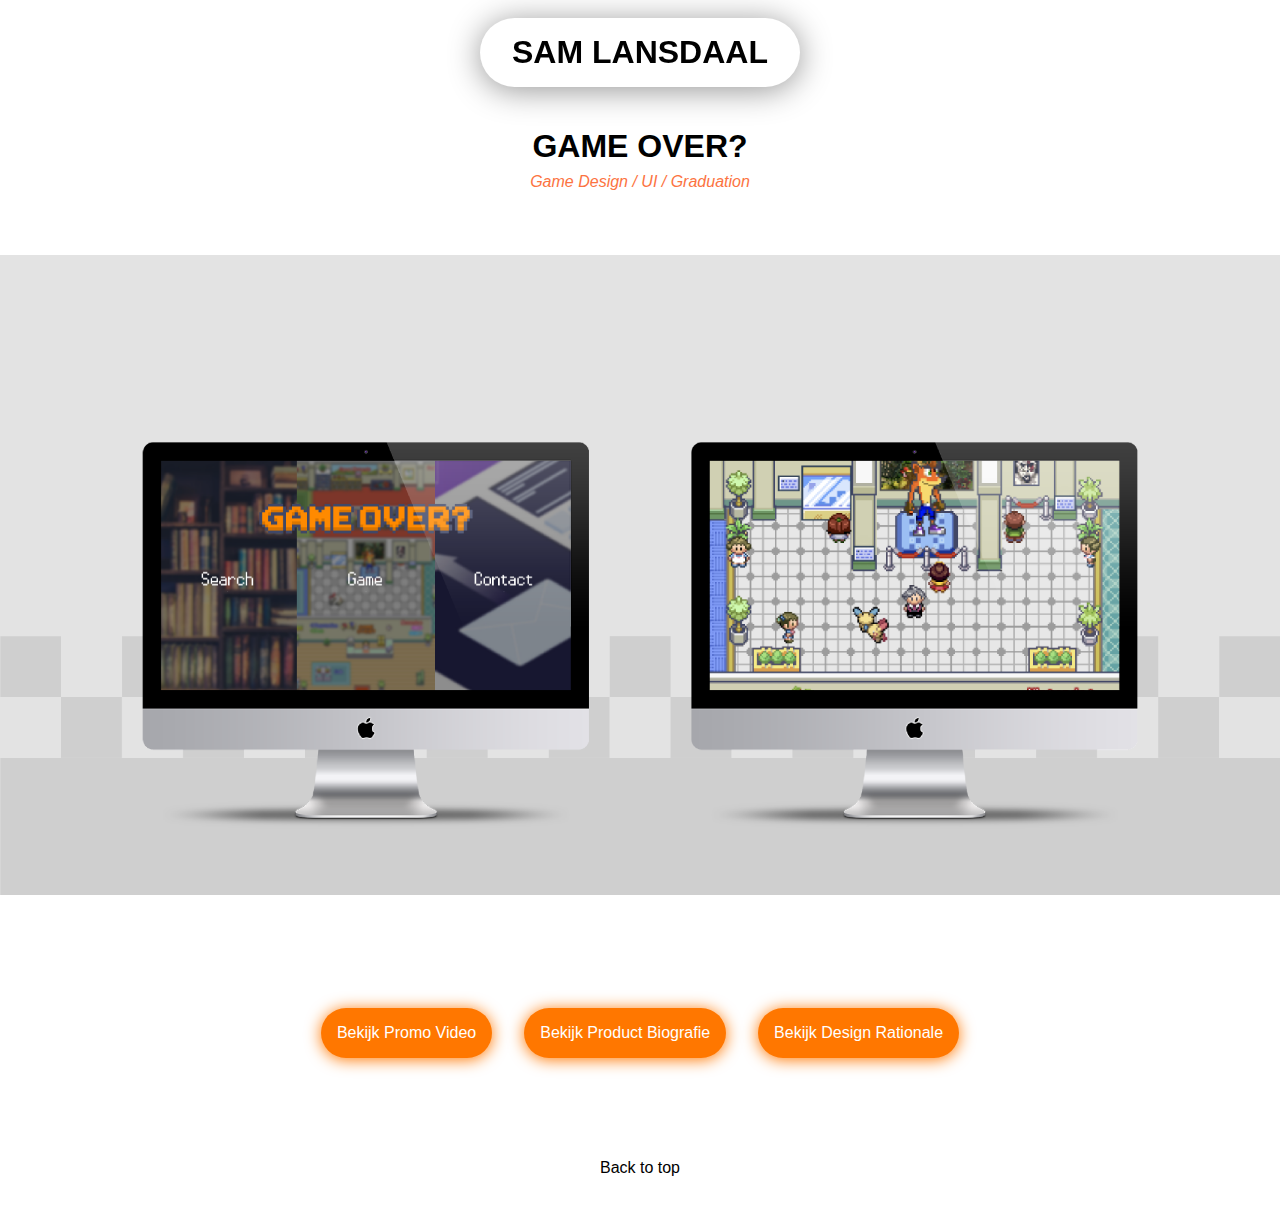
<file: Afstuderen.html>
<!DOCTYPE html>
<html lang="en">
<head>
    <meta charset="UTF-8">
    <meta name="viewport" content="width=device-width, initial-scale=1.0">
    <title>P - Afstuderen</title>
    <link rel="stylesheet" type="text/css" href="./styles/styles.css">

</head>
<body>
    <main>
        <a class="homeButton" href="index.html">
            <h1>
                Sam Lansdaal
            </h1>
        </a>
        <section class="projectPage">
            <article>
                <h3>
                    Game Over?
                </h3>
                <h4>
                    Game Design / UI / Graduation
                </h4>
                <p>
                
                </p>   

                <div class="image-container-project">
                    <img src="./images/Afstuderen/cover2.png">
                </div>

                <p>

                </p>
                    
                <div class="buttonContainer">
                    <a href="https://www.youtube.com/watch?v=bKPhGGbowqE" target="_blank" class="button">
                        Bekijk Promo Video
                    </a>
                    <a href="https://www.dropbox.com/scl/fi/ri1onuwkdzsmx4uuru0my/Product-Biografie-Sam-Lansdaal.pdf?rlkey=v8nvlqgb917s57sp07ovji66m&dl=0" target="_blank" class="button">
                        Bekijk Product Biografie
                    </a>
                    <a href="https://www.dropbox.com/scl/fi/gvilhb2c8798wu2635d7n/Design-Rationale-Sam-Lansdaal.pdf?rlkey=da4q51grtk8dcrz8ycbtwnbfa&dl=0" target="_blank" class="button">
                        Bekijk Design Rationale
                    </a>
                </div>
            </article>
        </section>

    </main>





    <footer>
        Back to top
    </footer>


<script src="../scripts/script.js"></script>
</body>
</html>
</file>
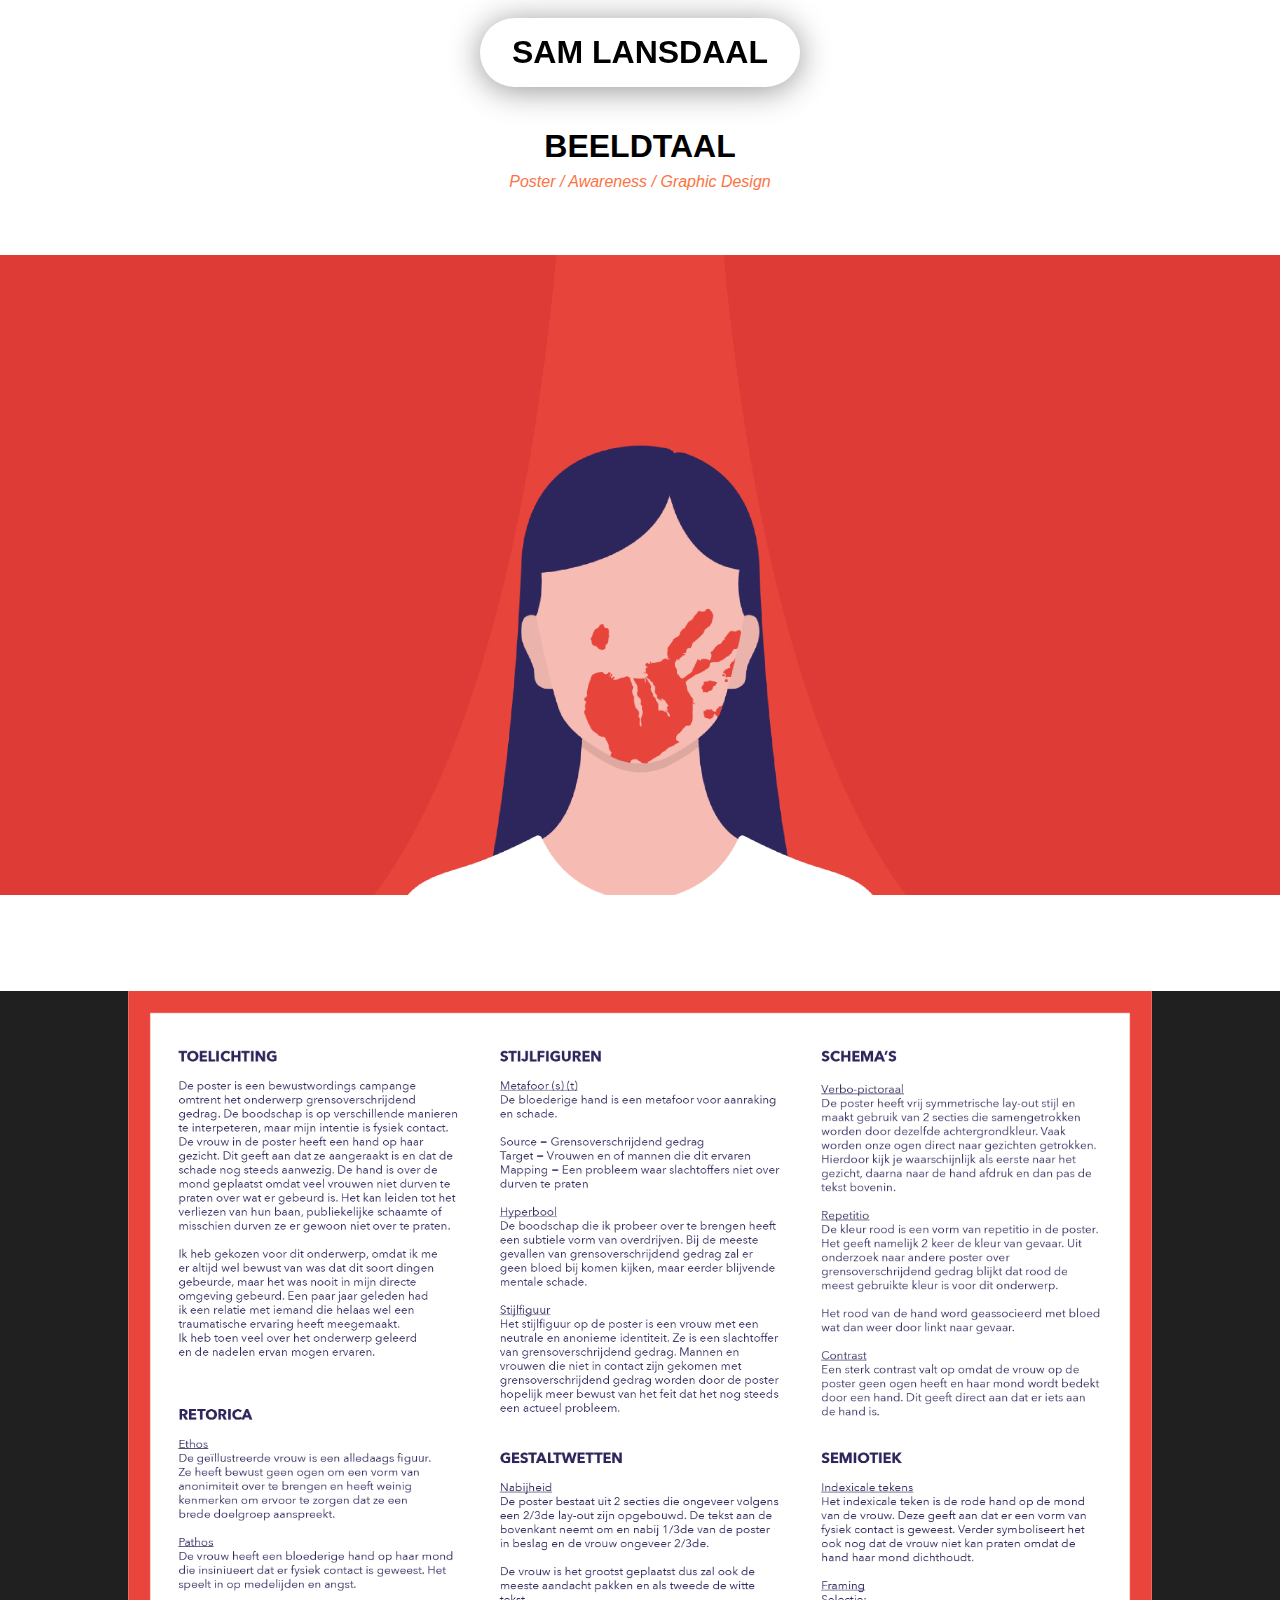
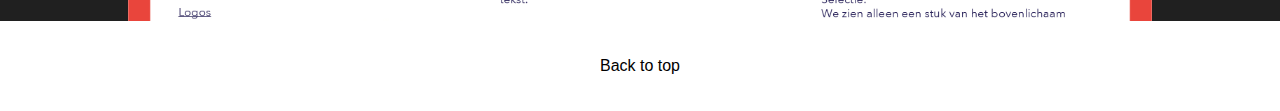
<file: BeeldTaal.html>
<!DOCTYPE html>
<html lang="en">
<head>
    <meta charset="UTF-8">
    <meta name="viewport" content="width=device-width, initial-scale=1.0">
    <title>P - BeeldTaal</title>
    <link rel="stylesheet" type="text/css" href="./styles/styles.css">
</head>
<body>
    <main>
        <a class="homeButton" href="index.html">
            <h1>
                Sam Lansdaal
            </h1>
        </a>
        <section class="projectPage">
            <article>
            <h3>Beeldtaal</h3>
            <h4>Poster / Awareness / Graphic Design</h4>
            <p>
                
            </p>    
                <div class="image-container-project">
                <img src="./images/Beeldtaal/Cover.png">
            </div>
            <p>
               
            </p>    
                <div class="image-container-project">
                <img id="BeeldtaalPoster" src="./images/Beeldtaal/Poster-02.jpg">
            </div>
            </article>
        </section>

    </main>


    <footer>
        Back to top
    </footer>


<script src="../scripts/script.js"></script>
</body>
</html>
</file>
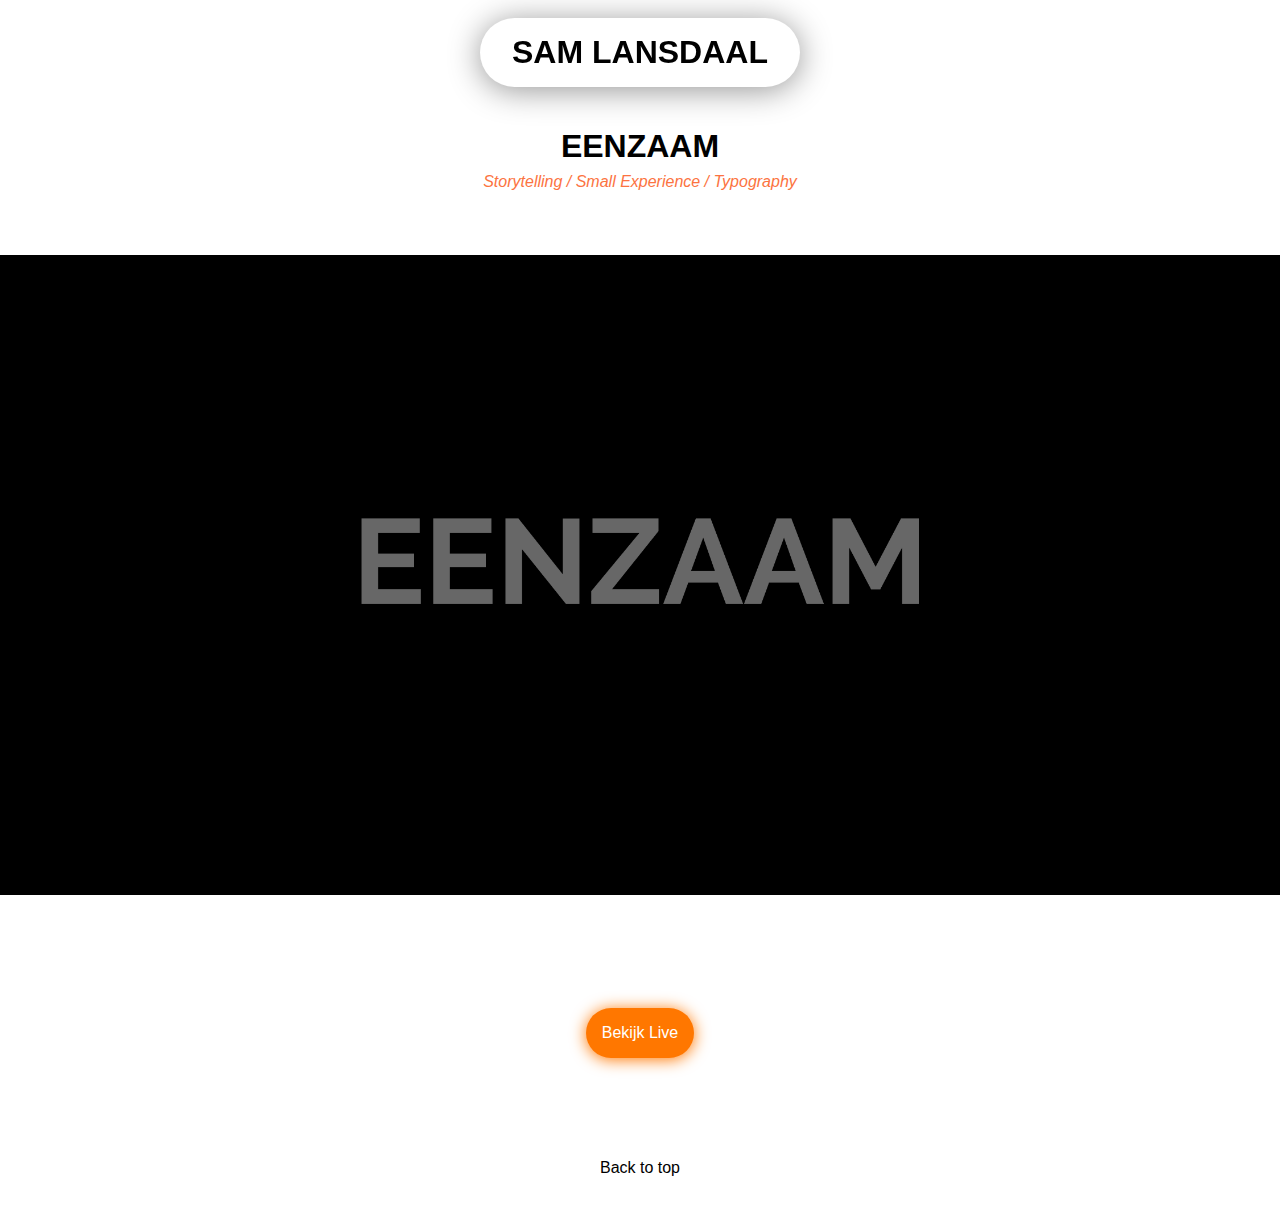
<file: Eenzaam.html>
<!DOCTYPE html>
<html lang="en">
<head>
    <meta charset="UTF-8">
    <meta name="viewport" content="width=device-width, initial-scale=1.0">
    <title>Document</title>
    <link rel="stylesheet" type="text/css" href="./styles/styles.css">
</head>
<body>
    <main>
        <a class="homeButton" href="index.html">
            <h1>
                Sam Lansdaal
            </h1>
        </a>
        <section class="projectPage">
            <article>
            <h3>Eenzaam</h3>
            <h4>Storytelling / Small Experience / Typography</h4>
            <p>

            </p>
                <div class="image-container-project">
                <img src="./images/Eenzaam/Tile.png">
            </div>
            <div class="buttonContainer">
                <a href="https://liljiggly.github.io/Eenzaam/" target="_blank" class="button">Bekijk Live</a>
             </div>
            </article>
        </section>

    </main>


    <footer>
        Back to top
    </footer>


<script src="../scripts/script.js"></script>
</body>
</html>
</file>
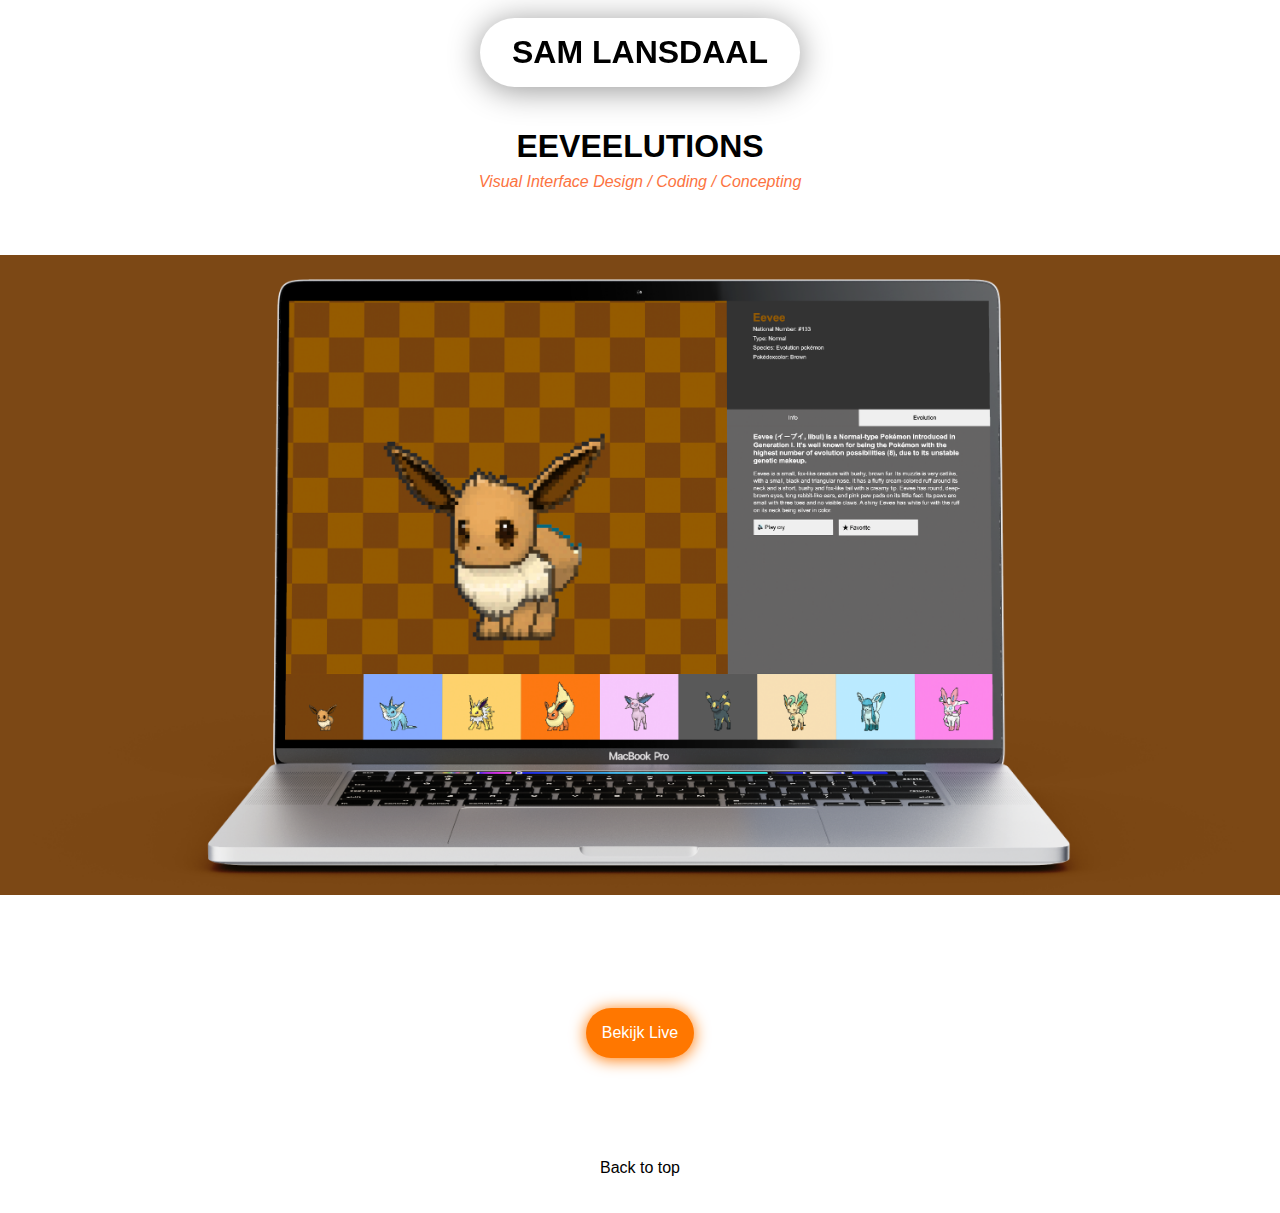
<file: Eeveelutions.html>
<!DOCTYPE html>
<html lang="en">
<head>
    <meta charset="UTF-8">
    <meta name="viewport" content="width=device-width, initial-scale=1.0">
    <title>P - Eeveelutions</title>
    <link rel="stylesheet" type="text/css" href="./styles/styles.css">
</head>
<body>
    <main>
        <a class="homeButton" href="index.html">
            <h1>
                Sam Lansdaal
            </h1>
        </a>
        <section class="projectPage">
            <article>
            <h3>Eeveelutions</h3>
            <h4>Visual Interface Design / Coding / Concepting</h4>
            <p>
            
            </p>
                <div class="image-container-project">
                    <img src="./images/Interface en Interactie/Free_MacBook_Pro_1.png">
                </div>
            <p>
                
            </p>
            

            <div class="buttonContainer">
                <a href="https://liljiggly.github.io/interface-en-interactie/" target="_blank" class="button">
                    Bekijk Live
                </a>
            </div>

            </article>
        </section>

    </main>

    <footer>
        Back to top
    </footer>

<script src="../scripts/script.js"></script>
</body>
</html>
</file>
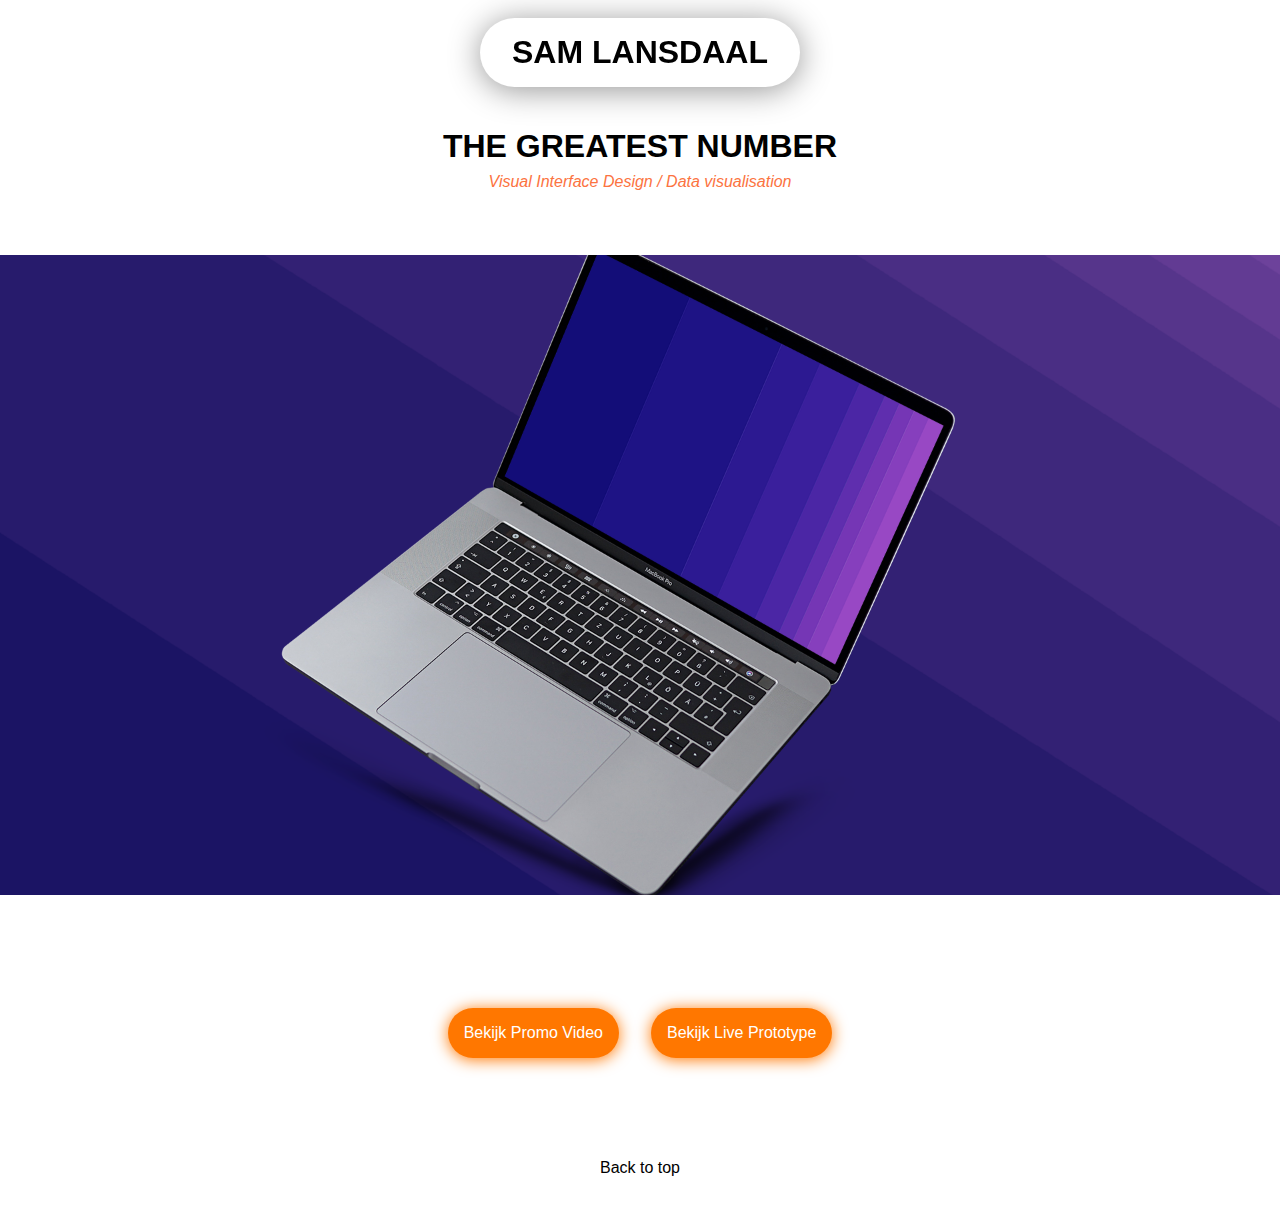
<file: GreatestNumber.html>
<!DOCTYPE html>
<html lang="en">
<head>
    <meta charset="UTF-8">
    <meta name="viewport" content="width=device-width, initial-scale=1.0">
    <title>P - GreatestNumber</title>
    <link rel="stylesheet" type="text/css" href="./styles/styles.css">
</head>
<body>
    <main>
        <a class="homeButton" href="index.html">
            <h1>
                Sam Lansdaal
            </h1>
        </a>
        <section class="projectPage">
            <article>
            <h3>The Greatest Number</h3>
            <h4>Visual Interface Design / Data visualisation</h4>
            <p>
               
            </p>
                <div class="image-container-project">
                    <img src="./images/Ontwerpen 1/Cover.png">
                </div>
            <p>
               
            </p>
            
            <!-- <div class="image-container-project">
                <iframe src="https://www.youtube.com/embed/MiQp-773i7U?si=ZaMikQ3CTuethGHV" title="YouTube video player" frameborder="0" allow="accelerometer; autoplay; clipboard-write; encrypted-media; gyroscope; picture-in-picture; web-share" allowfullscreen></iframe>
            </div> -->

            <div class="buttonContainer">
                <a href="https://www.youtube.com/watch?v=MiQp-773i7U&t=1s" target="_blank" class="button">Bekijk Promo Video</a>
                <a href="https://xd.adobe.com/view/3dfa1980-8db9-498b-8372-bf0539d9e891-68a9/?fullscreen" target="_blank" class="button">Bekijk Live Prototype</a>
            </div>

            </article>
        </section>

    </main>

    <footer>
        Back to top
    </footer>

<script src="../scripts/script.js"></script>
</body>
</html>
</file>
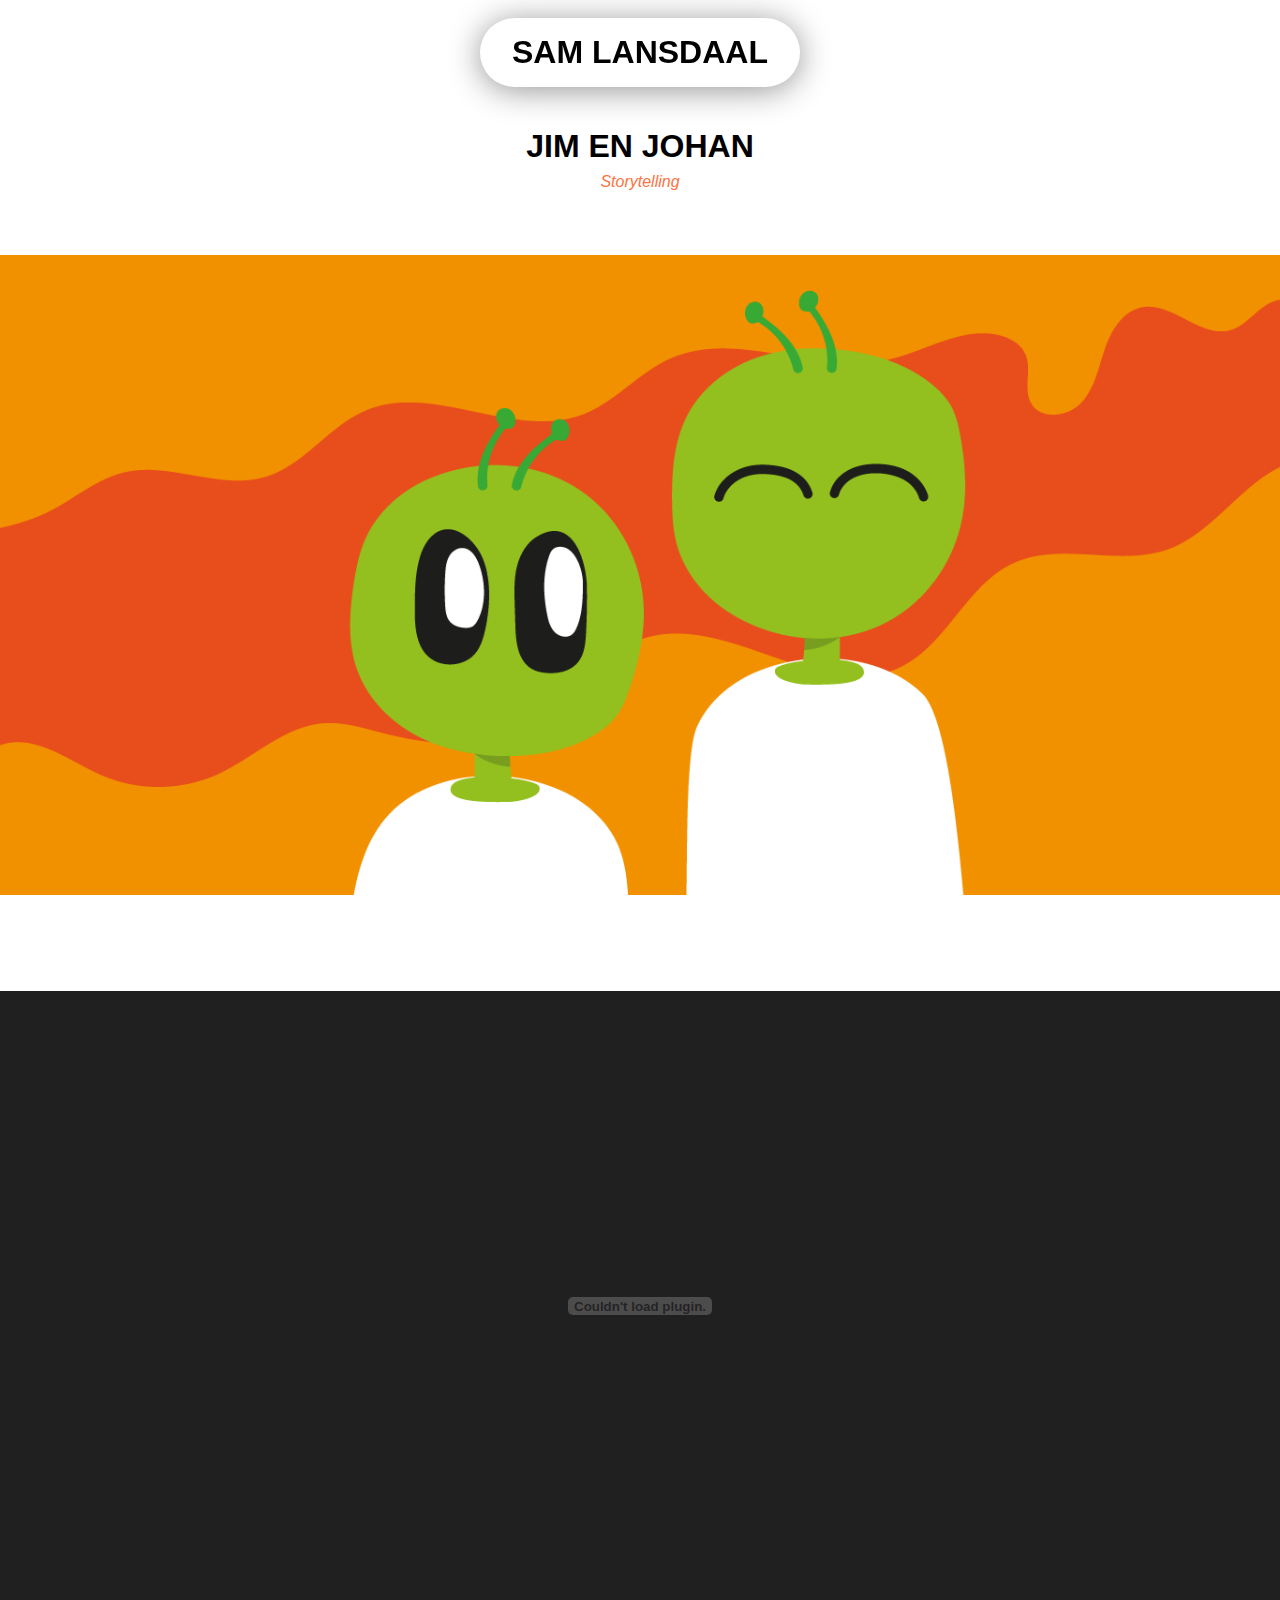
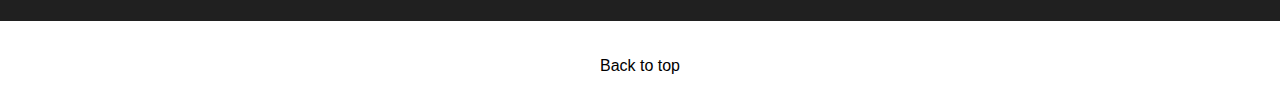
<file: Jim_en_Johan.html>
<!DOCTYPE html>
<html lang="en">
<head>
    <meta charset="UTF-8">
    <meta name="viewport" content="width=device-width, initial-scale=1.0">
    <title>Document</title>
    <link rel="stylesheet" type="text/css" href="./styles/styles.css">
</head>
<body>
    <main>
        <a class="homeButton" href="index.html">
            <h1>
                Sam Lansdaal
            </h1>
        </a>
        <section class="projectPage">
            <article>
            <h3>Jim en Johan</h3>
            <h4>Storytelling</h4>
            <p>
                
            </p>    
            <div class="image-container-project">
                <img src="./images/Jim_en_Johan/cover.png">
            </div>
            <p>

            </p>    
            <div class="image-container-project">
                <embed src="./pdf/Jim en Johan.pdf" type="application/pdf">
            </div>
            </article>
        </section>

    </main>


    <footer>
        <a>
        Back to top
        </a>
    </footer>


<script src="../scripts/script.js"></script>
</body>
</html>
</file>
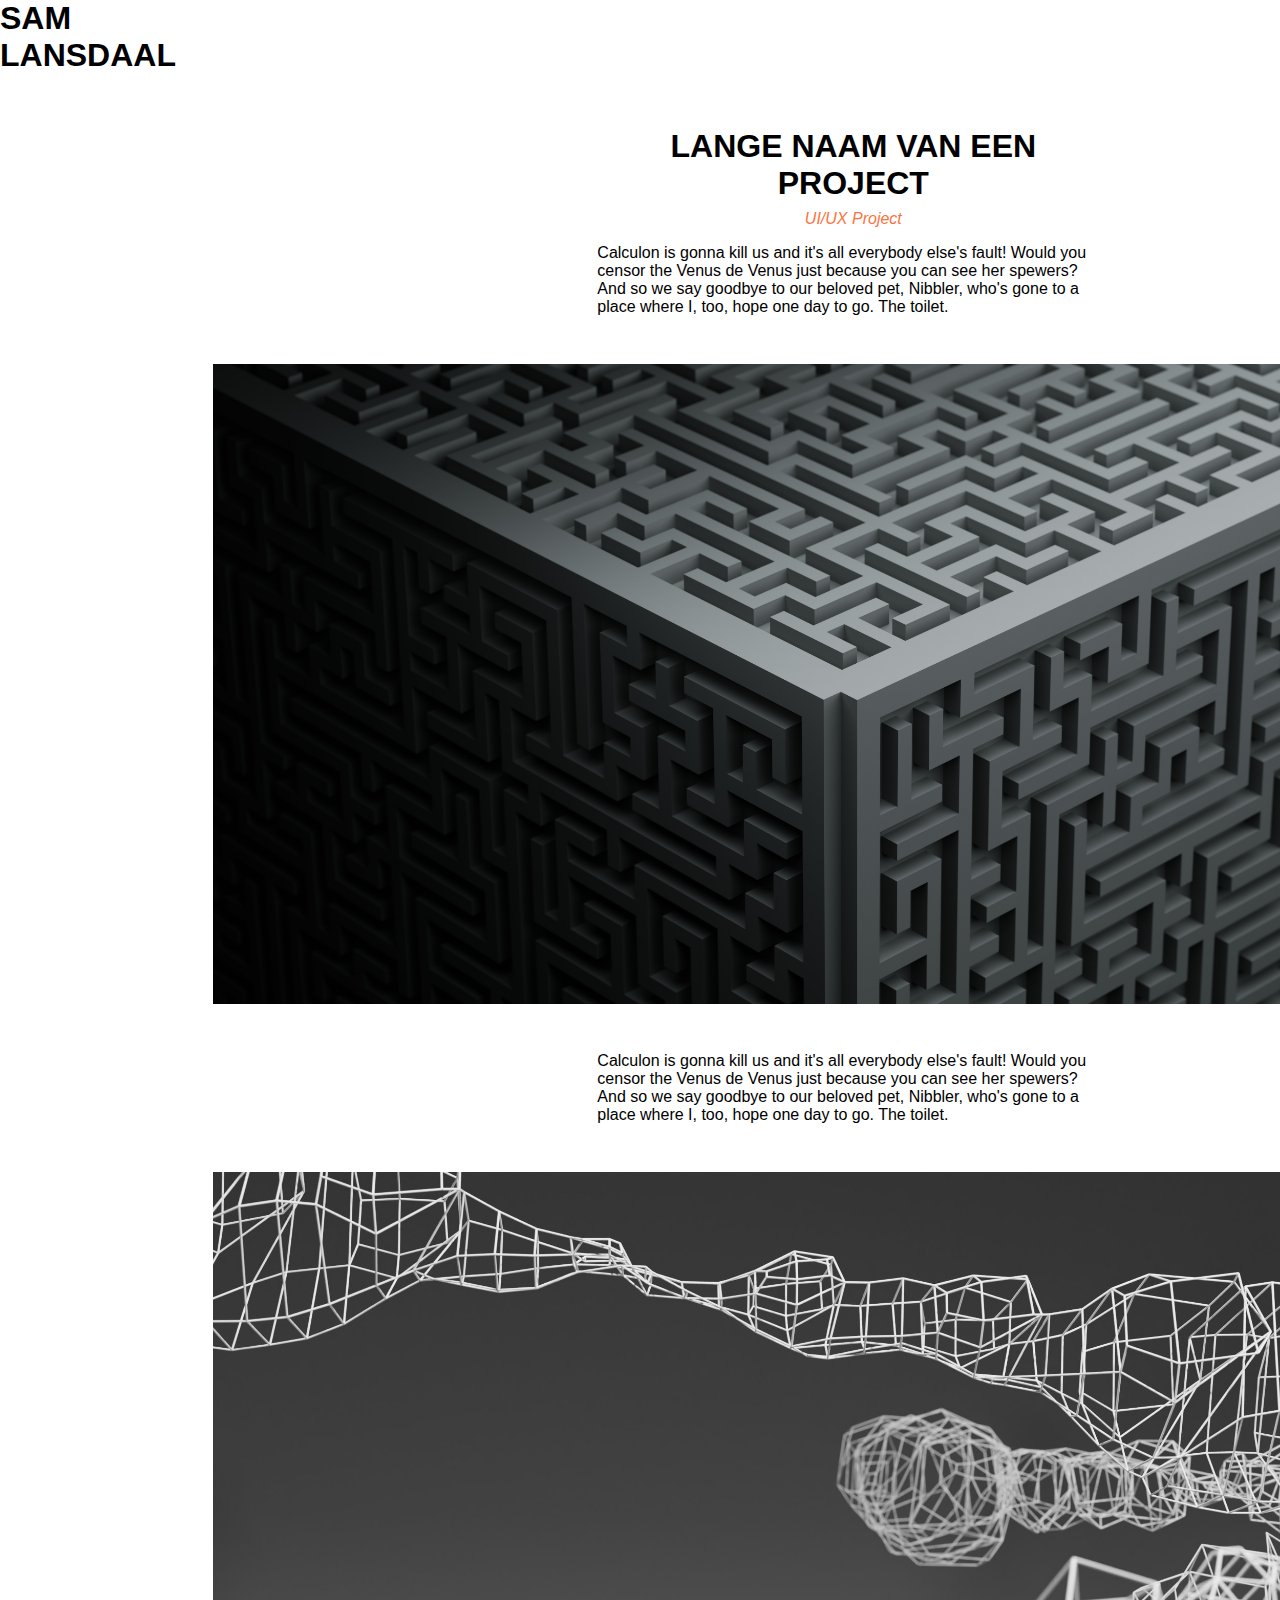
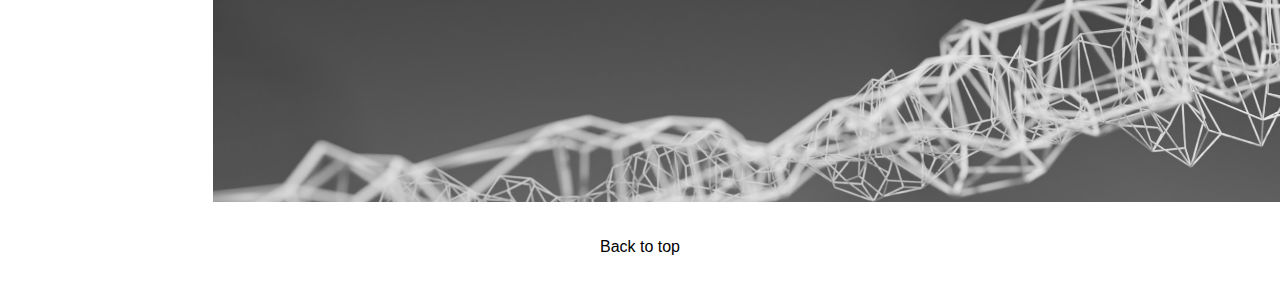
<file: project1.html>
<!DOCTYPE html>
<html lang="en">
<head>
    <meta charset="UTF-8">
    <meta name="viewport" content="width=device-width, initial-scale=1.0">
    <title>Document</title>
    <link rel="stylesheet" type="text/css" href="./styles/styles.css">
</head>
<body>
    <main>
        <h1><a href="index.html">Sam Lansdaal</a></h1>

        <section class="projectPage">
            <article>
            <h3>Lange naam van een project</h3>
            <h4>UI/UX Project</h4>
            <p>Calculon is gonna kill us and it's all everybody else's fault! Would you censor the Venus de Venus just because you can see her spewers? And so we say goodbye to our beloved pet, Nibbler, who's gone to a place where I, too, hope one day to go. The toilet.</p>
            <div class="image-container-project">
                <img src="./images/test3.jpg">
            </div>
            <p>Calculon is gonna kill us and it's all everybody else's fault! Would you censor the Venus de Venus just because you can see her spewers? And so we say goodbye to our beloved pet, Nibbler, who's gone to a place where I, too, hope one day to go. The toilet.</p>
            <div class="image-container-project">
                <img src="./images/test.jpg">
            </div>
            </article>
        </section>

    </main>


    <footer>
        Back to top
    </footer>


<script src="../scripts/script.js"></script>
</body>
</html>
</file>
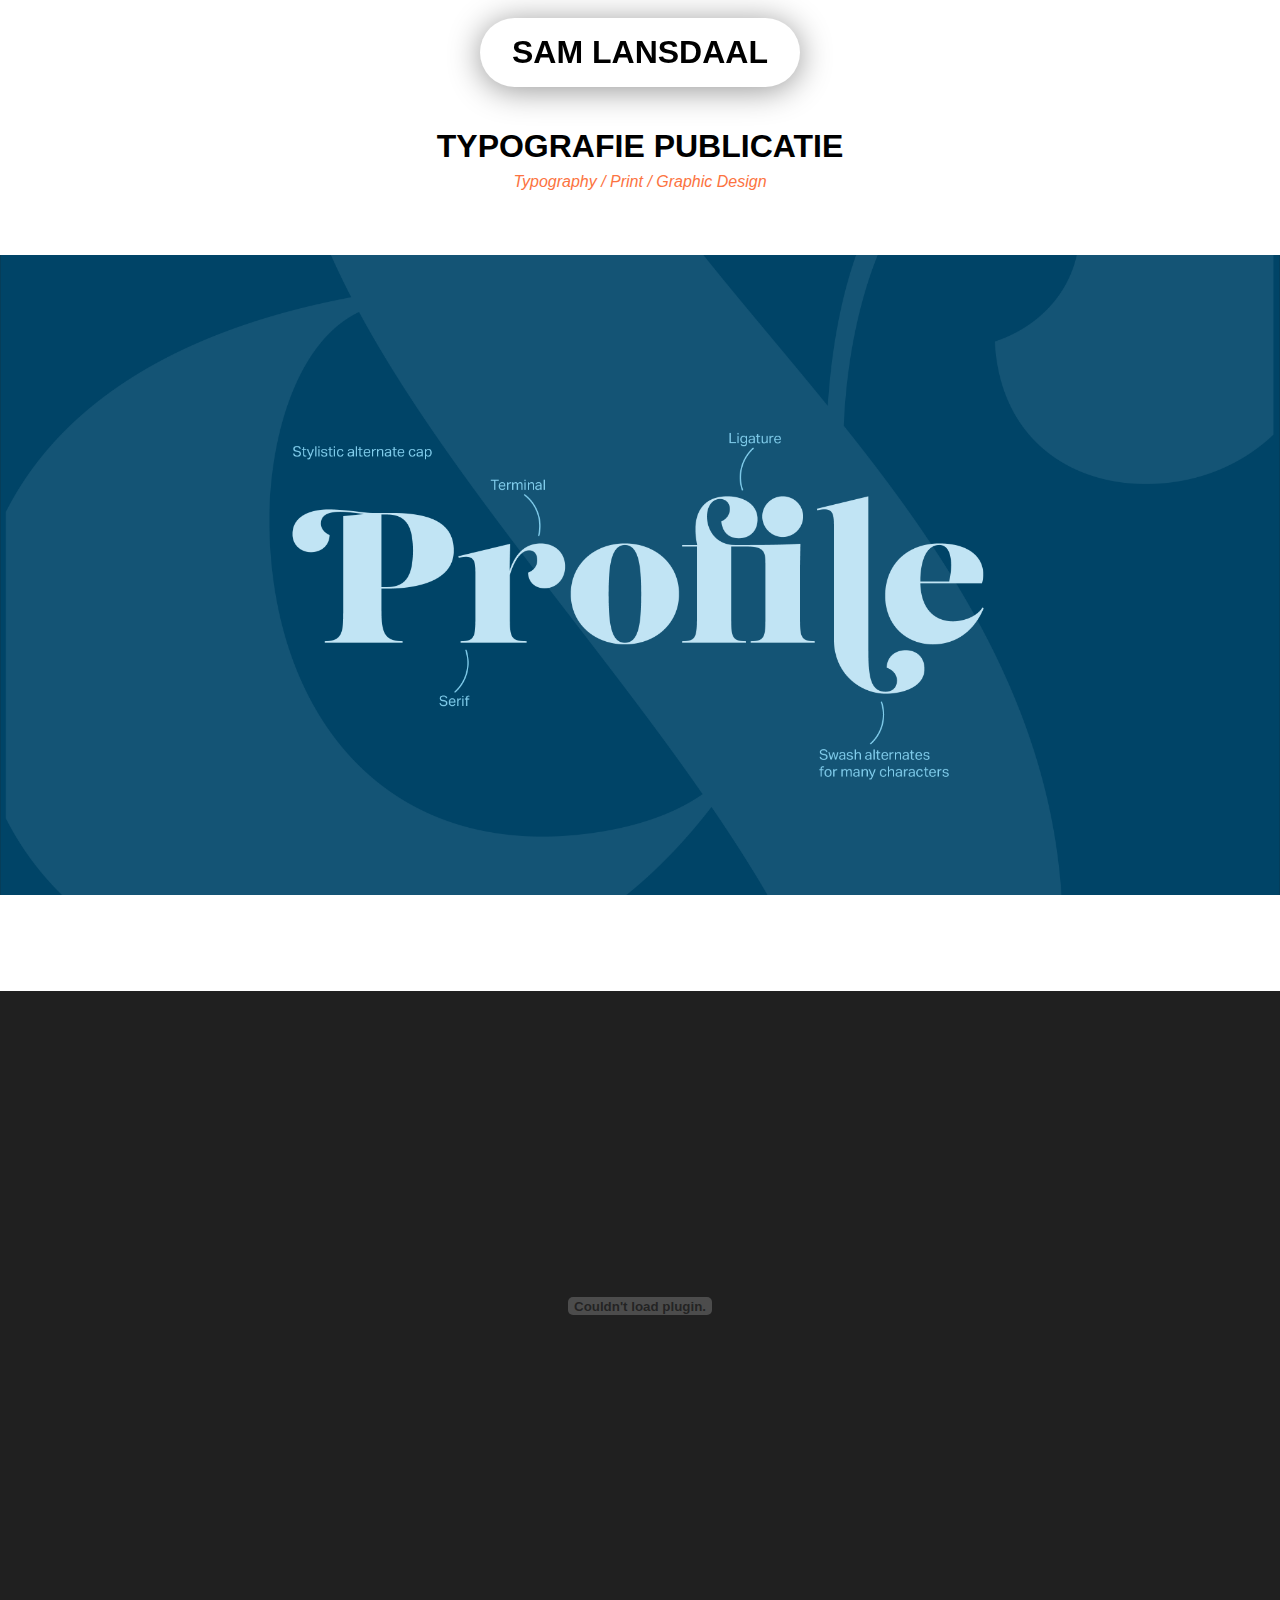
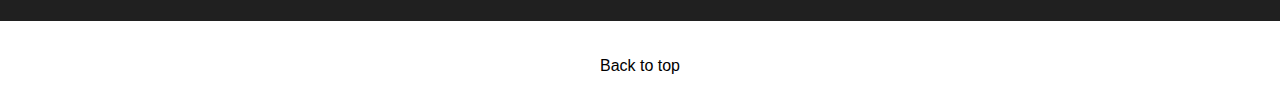
<file: Typografie.html>
<!DOCTYPE html>
<html lang="en">
<head>
    <meta charset="UTF-8">
    <meta name="viewport" content="width=device-width, initial-scale=1.0">
    <title>P - Typografie</title>
    <link rel="stylesheet" type="text/css" href="./styles/styles.css">
</head>
<body>
    <main>
        <a class="homeButton" href="index.html">
            <h1>
                Sam Lansdaal
            </h1>
        </a>
        <section class="projectPage">
            <article>
            <h3>Typografie Publicatie</h3>
            <h4>Typography / Print / Graphic Design</h4>
            <p>
                
            </p>
                <div class="image-container-project">
                <img src="./images/Typografie/Cover2.png">
            </div>
            <p>
                
            </p>
                <div class="image-container-project">
                <embed src="./pdf/Typografie Publicatie.pdf" type="application/pdf">
            </div>
            </article>
        </section>

    </main>


    <footer>
        Back to top
    </footer>


<script src="../scripts/script.js"></script>
</body>
</html>
</file>
<file: styles/styles.css>
* {
    margin: 0;
    padding: 0;
}

:root {
  --var-orange: rgb(255, 119, 0);
  --var-darkGray: rgb(32, 32, 32);

}

html {
  scroll-behavior: smooth;
  font-family: sofia pro, sans-serif;
  font-style: normal;
  font-weight: 100;
}

a, a:hover, a:active, a:visited {
  text-decoration: none;
  color: inherit;
}

ul {
  list-style: none;
}

ul li {
  padding-top: 0.5em;
  transition: 1s;
  font-weight: 300;
}

ul li:hover {
  color: var(--var-orange);
}

ul h6 {
  font-weight: 700;
  font-size: 1.5em;
  padding-top: 1em;
}

/* Styling van de headers */
/* ---------------------------------------- */

h1 {
  font-size: clamp(1em, 2em, 3em);
  font-weight: 700;
  text-transform: uppercase;
  text-decoration: none;
}

h2 {
  font-size: 2vi;
  text-transform: uppercase;
  text-align: center;
}

h3 {
  font-size: 2em;
  text-transform: uppercase;
}

h4 {
  padding-top: 0.5em;
  padding-bottom: 1em;
  color: rgb(252, 115, 65);
  font-weight: 400;
  font-style: italic;
}

/* ---------------------------------------- */


main {
  display: flex;
  justify-content: center;
}

.homeButton {
  position:fixed;
  top: 2vh;
  z-index: 500;
  width: fit-content;
  height: fit-content;
  transition: 1s;
}

main .homeButton h1 {
  padding: 0.5em 1em 0.5em 1em;
  border-radius: 10em;
  background-color: white;
  box-shadow: rgb(149, 149, 149) 0em 0.1em 1em;
 
  cursor: pointer;
}

main .homeButton:hover {
  color: var(--var-orange);
  text-decoration: none;
}

.mobileMenuButton {
  display: none;
  position: fixed;
}

main > button {
  background-color: rgb(229, 229, 229);
  position: fixed;
  left: -0.1em;
  top: 40vh;
  z-index: 100;
  height: fit-content;
  width: fit-content;
  padding: 4em 1em 4em 1em;
  border-radius: 0em 2em 2em 0em;
  box-shadow: none;
  border: none;
  box-shadow: rgb(149, 149, 149) 0.1em 0em 1em;
  text-decoration: none;
  transition: 2s;
}

main button:hover {
  cursor: pointer;
}

main button h2 {
  font-size: 3em;
  opacity: 1;
}

section {
  flex-wrap: wrap;
  display: flex;
  width: 100%;
  background-color: rgb(23, 23, 23);
}


/* menuScreen */

.menuScreen {
  transition: 2s ease-in-out;
  position: absolute;
  left: -100vw;
  background-color: var(--var-darkGray);
  width: 0%;
  height: 100vh;
  z-index: 400;
  display: flex;
  justify-content: center;
  align-content: center;
  flex-wrap: wrap;
}

.menuScreen h5{
  padding-top: .3em;
  text-align: center;
  font-size: 5em;
  text-transform: uppercase;
}

.menuScreenContent {
  color: white;
  width: 80vw;
  height: 80vh;
  display: flex;
  flex-direction: column;
  align-items: center;
}

/* active class die het menu verplaats */

.active {
  left: 0;
  position: fixed;
  width: 100%;
}

/* de toggle button voor het menu */

.menuButton {
  display: flex;
  flex-direction: column;
  /* justify-content: center; */
  /* align-items: center; */
  position: fixed;
  background-color: white;
  right: 1vw;
  top: 2vh;
  width: 1.1em;
  height: 1.1em;
  z-index: 500;
  border-radius: 11em;
  font-size: 2em;
  font-weight: 700;
  cursor: pointer;
  padding: 0.5em 0.5em 0.5em 0.5em;
  box-shadow: rgb(149, 149, 149) 0em 0.1em 1em;
}

.menuButton:hover > .bar1,
.menuButton:hover > .bar2,
.menuButton:hover > .bar3 {
  background-color: var(--var-orange);
}

.bar1,
.bar2,
.bar3 {
    width: 100%;
    height: 30%;
    background-color: #333;
    margin: 0.1em 0;
    transition: 1s;
}

.change .bar1 {
    -webkit-transform: rotate(-45deg) translate(-6px, 6px);
    transform: rotate(-45deg) translate(-8px, 8px);
}

.change .bar2 {
    opacity: 0;
}

.change .bar3 {
    -webkit-transform: rotate(45deg) translate(-6px, -6px);
    transform: rotate(45deg) translate(-8px, -8px);
}

/* ---------------------------------------- */

/* Project page layout */

.projectPage {
  background-color: white;
  padding-top: 8em;
  overflow: hidden;
}

.projectPage article {
  width: 100vw;
  display: flex;
  flex-direction: column;
  align-items: center;
  height: fit-content;
}

.projectPage p {
 text-align: start;
}

.projectPage h3, h4 {
  text-align: center;
}

.projectPage .image-container-project:first-of-type {
  aspect-ratio: 2/1;
  margin: 3em 0em;
  height: auto;
  width: 100vw;
}
 
.projectPage .image-container-project {
  width: 100vw;
  height: 70vh;
  overflow: hidden;
  display: flex;
  justify-content: center;
  align-items: center;
  margin: 3em 0em 0em 0em;
  background-color: var(--var-darkGray);
}

.projectPage .image-container-project:nth-of-type(2) {
  overflow: scroll;
}

.projectPage article .image-container-project img {
  width: 100vw;
  height: auto;
}

.projectPage video {
  width: 80vw;
  height: auto;
}

/* ---------------------------------------- */

#spookyOnepager, #BeeldtaalPoster {
  height: auto;
  width: 80vw;
  align-self: flex-start;
}

#afstuderen {
  width: 100vw;
}

embed, iframe {
  width: 80vw;
  height: 80vh;
}

iframe {
  width: 80vw;
  height: 80vh;
}

.image-container-project-afstuderen {
  display: flex;
}

.image-container-project-afstuderen embed {
  width: 33vw;
}

.image-container-project iframe {
  width: 80vw; 
  height: 100%;
}


/* Button container */
/* ---------------------------------------- */

.buttonContainer {
  height: 20vh;
  width: fit-content;
  width: 100vw;
  display: flex;
  justify-content: center;
  align-items: center;
}

.buttonContainer .button {
  background-color: var(--var-orange) ;
  z-index: 100;
  height: fit-content;
  width: fit-content;
  padding: 1em;
  border-radius: 10em;
  box-shadow: var(--var-orange) 0em 0.1em 1em;
  transition: 2s;
  margin: 0em 1em;
  color: white;
}

.buttonContainer .button:hover {
  transform: scale(1.2);
}


/* Image container + de overlay erover heen */
/* ---------------------------------------- */

.image-container {
  display: flex;
  width: 25%;
  aspect-ratio: 1/1;
  overflow: hidden;
  position: relative;
  justify-content: center;
}

.image-container img {
  width: auto; 
  height: 100%;
}

.image-container .overlay {
  position: absolute;
  top: 5%;
  left: 5%;
  width: 90%;
  height: 90%;

  opacity: 0;
  transition: 1s; 

  /* positie van text in de overlay */
  display: flex;
  justify-content: center;
  align-items: center;
}

.image-container:hover .overlay {
  opacity: 0.8;
  background-color: white;
}

.overlay > h2 {
  padding: 0em 1em;
}

/* ---------------------------------------- */


/* footer */
/* ---------------------------------------- */

footer {
  width: 100%;
  height: 10vh;
  display: flex;
  justify-content: center;
  align-items: center;
}

footer a {
  transition: 1s;
}

footer a:hover {
  color: var(--var-orange);
}


/* Responsive mediaqueries */
/* ---------------------------------------- */

@media screen and (max-width: 2000px) {
  .projectPage p, h3, h4 {
    width: 30vw;
  }
}

@media screen and (max-width: 1334px) {
  .image-container {
    width: 33.333%;
  }

  h2 {
    font-size: 3vi;
    text-transform: uppercase;
  }

  .projectPage p, h3, h4 {
    width: 40vw;
  }
}

@media screen and (max-width: 756px) {
  .image-container {
    width: 50%;
  }

  h2 {
    font-size: 5vi;
    text-transform: uppercase;
  }

  .projectPage p, h3, h4 {
    width: 70vw;
  }

  .projectPage .image-container-project {
    height: 45vh;
    width: 100%;
  }

  .projectPage .image-container-project iframe {
    width: 100%; 
    height: 100%;
  }

}

@media screen and (max-width: 460px) {
  .image-container {
    width: 100%;
  }

  h1 {
    font-size: 5vi;
  }

  .menuButton {
    display: none;
  }

  .mobileMenuButton {
    display: block;
    position: fixed;
    background-color: white;
    padding: 0.5em 1em 0.5em 1em;
    border-radius: 10em;
    background-color: white;
    box-shadow: rgb(149, 149, 149) 0em 0.1em 1em;
    bottom: 2vh;
    cursor: pointer;
    z-index: 500;
    font-weight: 700;
  }

  h2 {
    font-size: 10vi;
    text-transform: uppercase;
  }

  .projectPage {
    padding-top: 5em;
  }

  .projectPage p, h3, h4 {
    width: 80vw;
  }

  .projectPage .image-container-project {
    height: 30vh;
    width: 100%;
  }

  .projectPage .image-container-project iframe {
    width: 100%; 
    height: 100%;
  }

}
</file>
